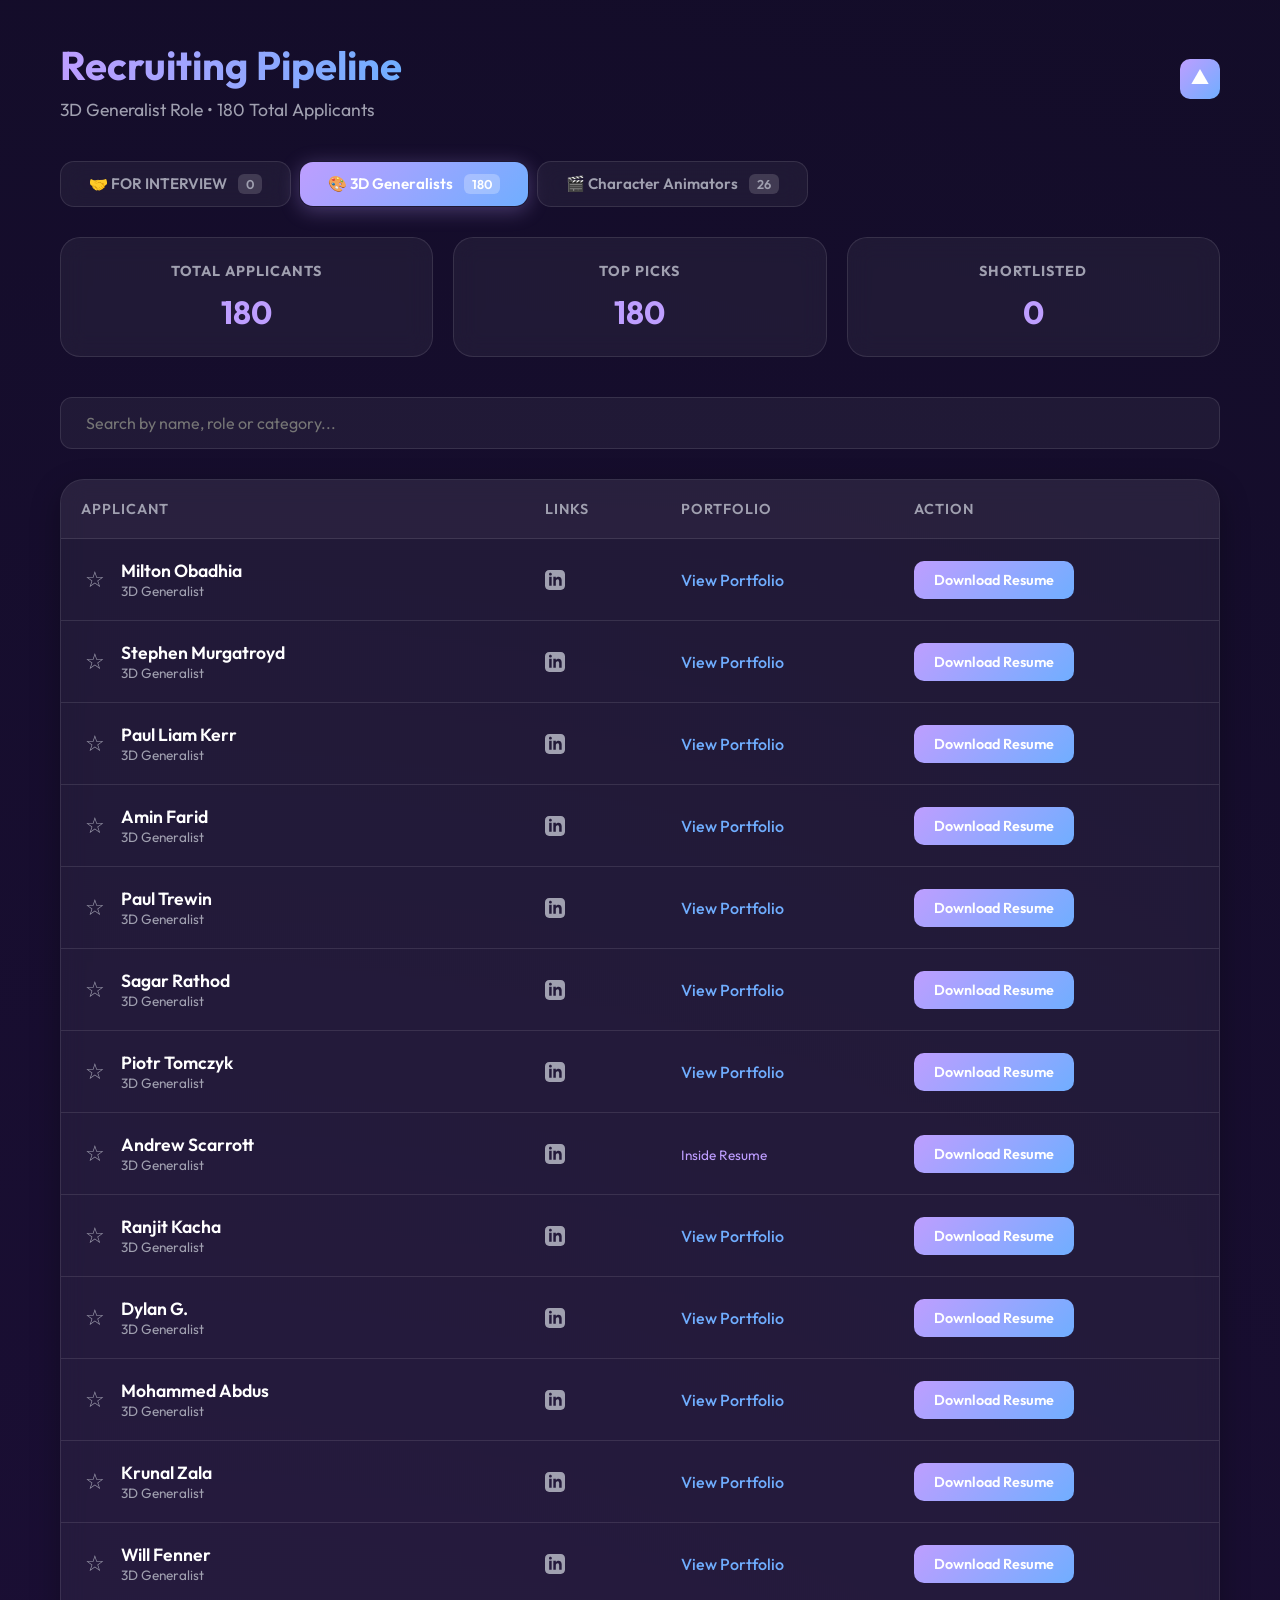
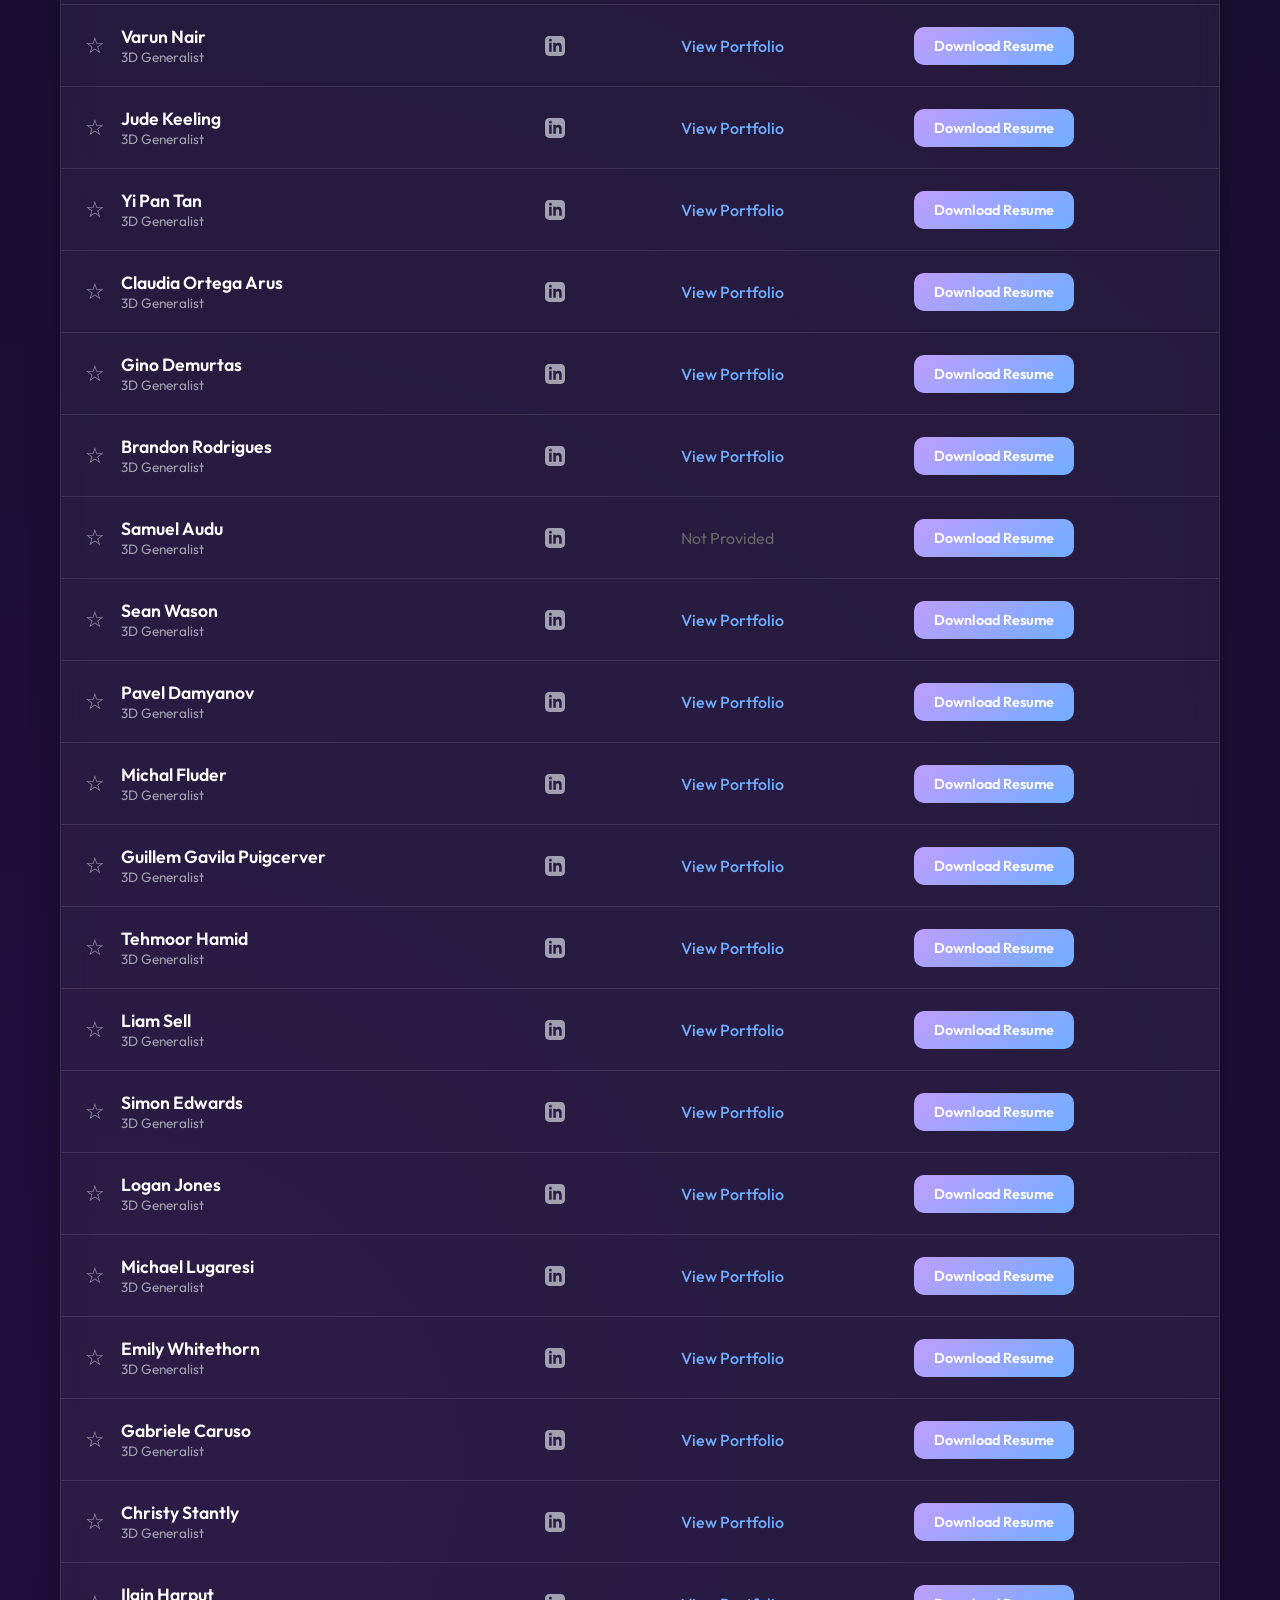
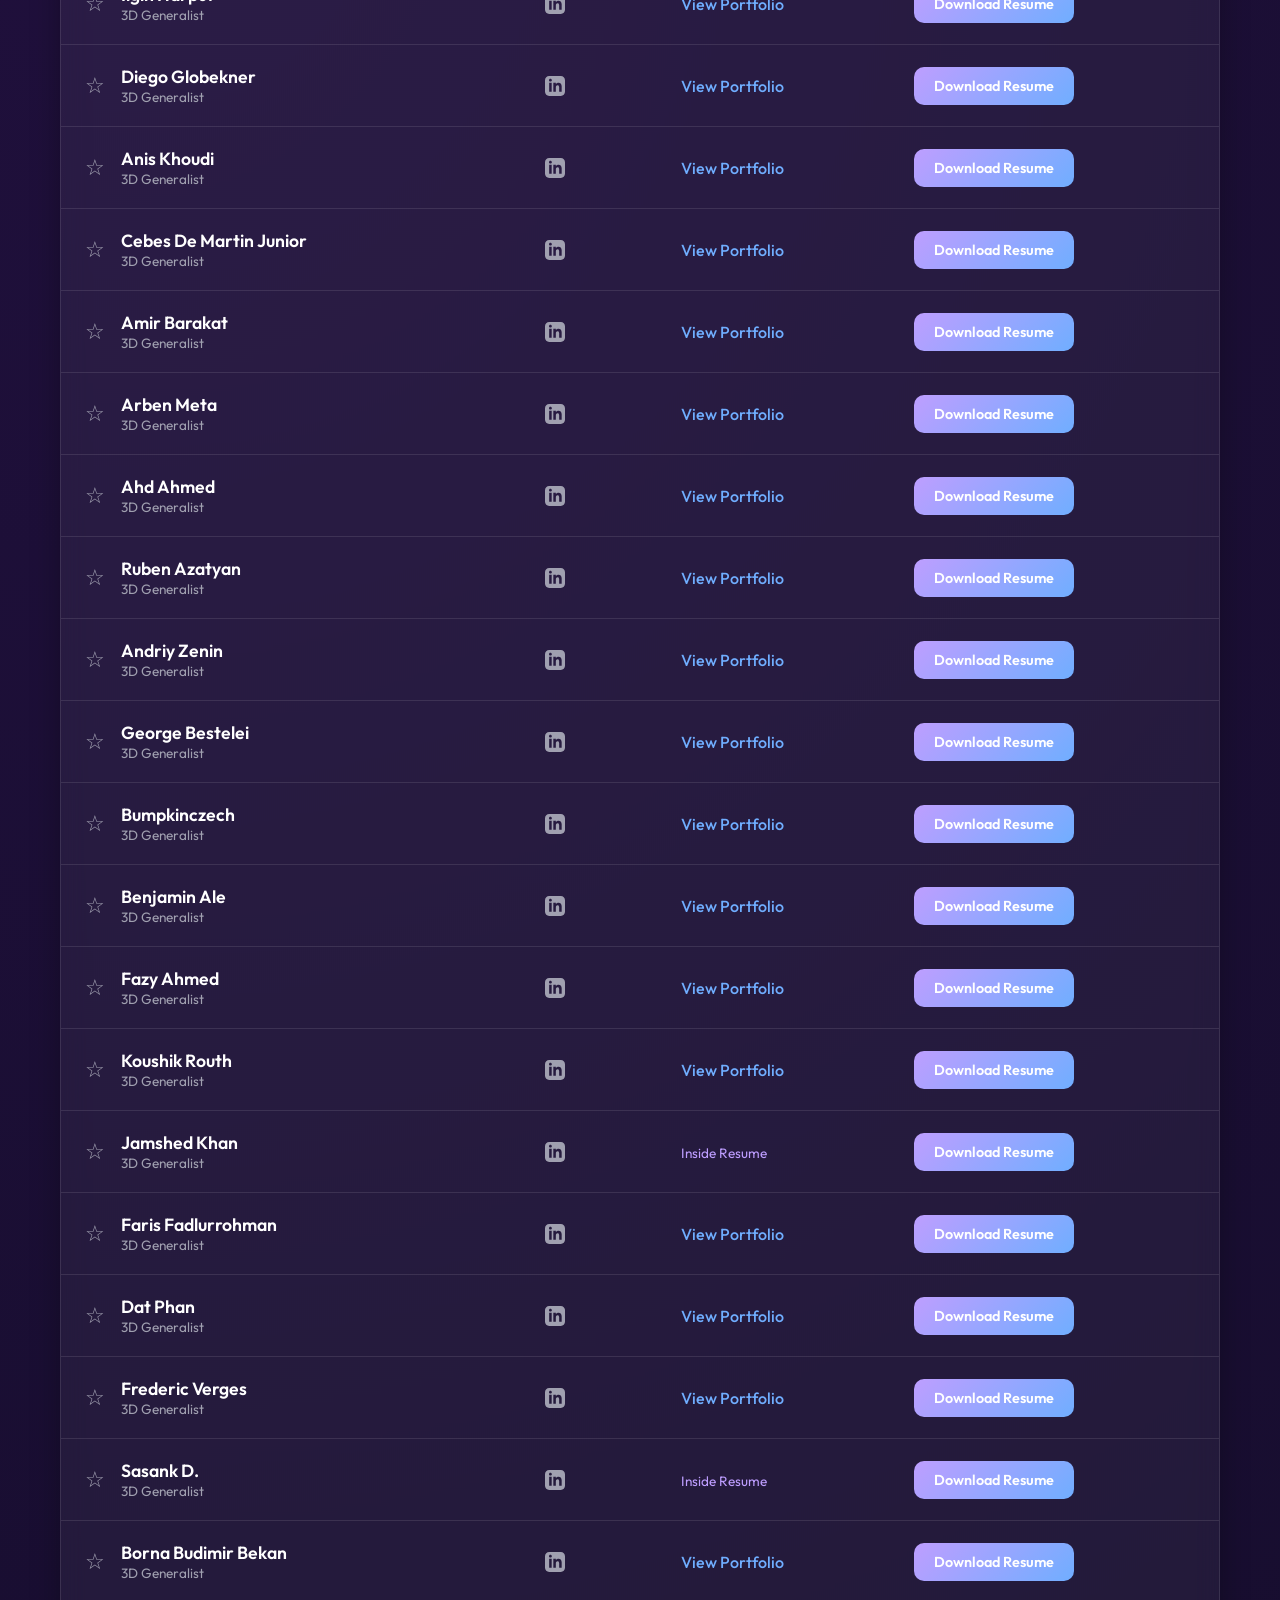
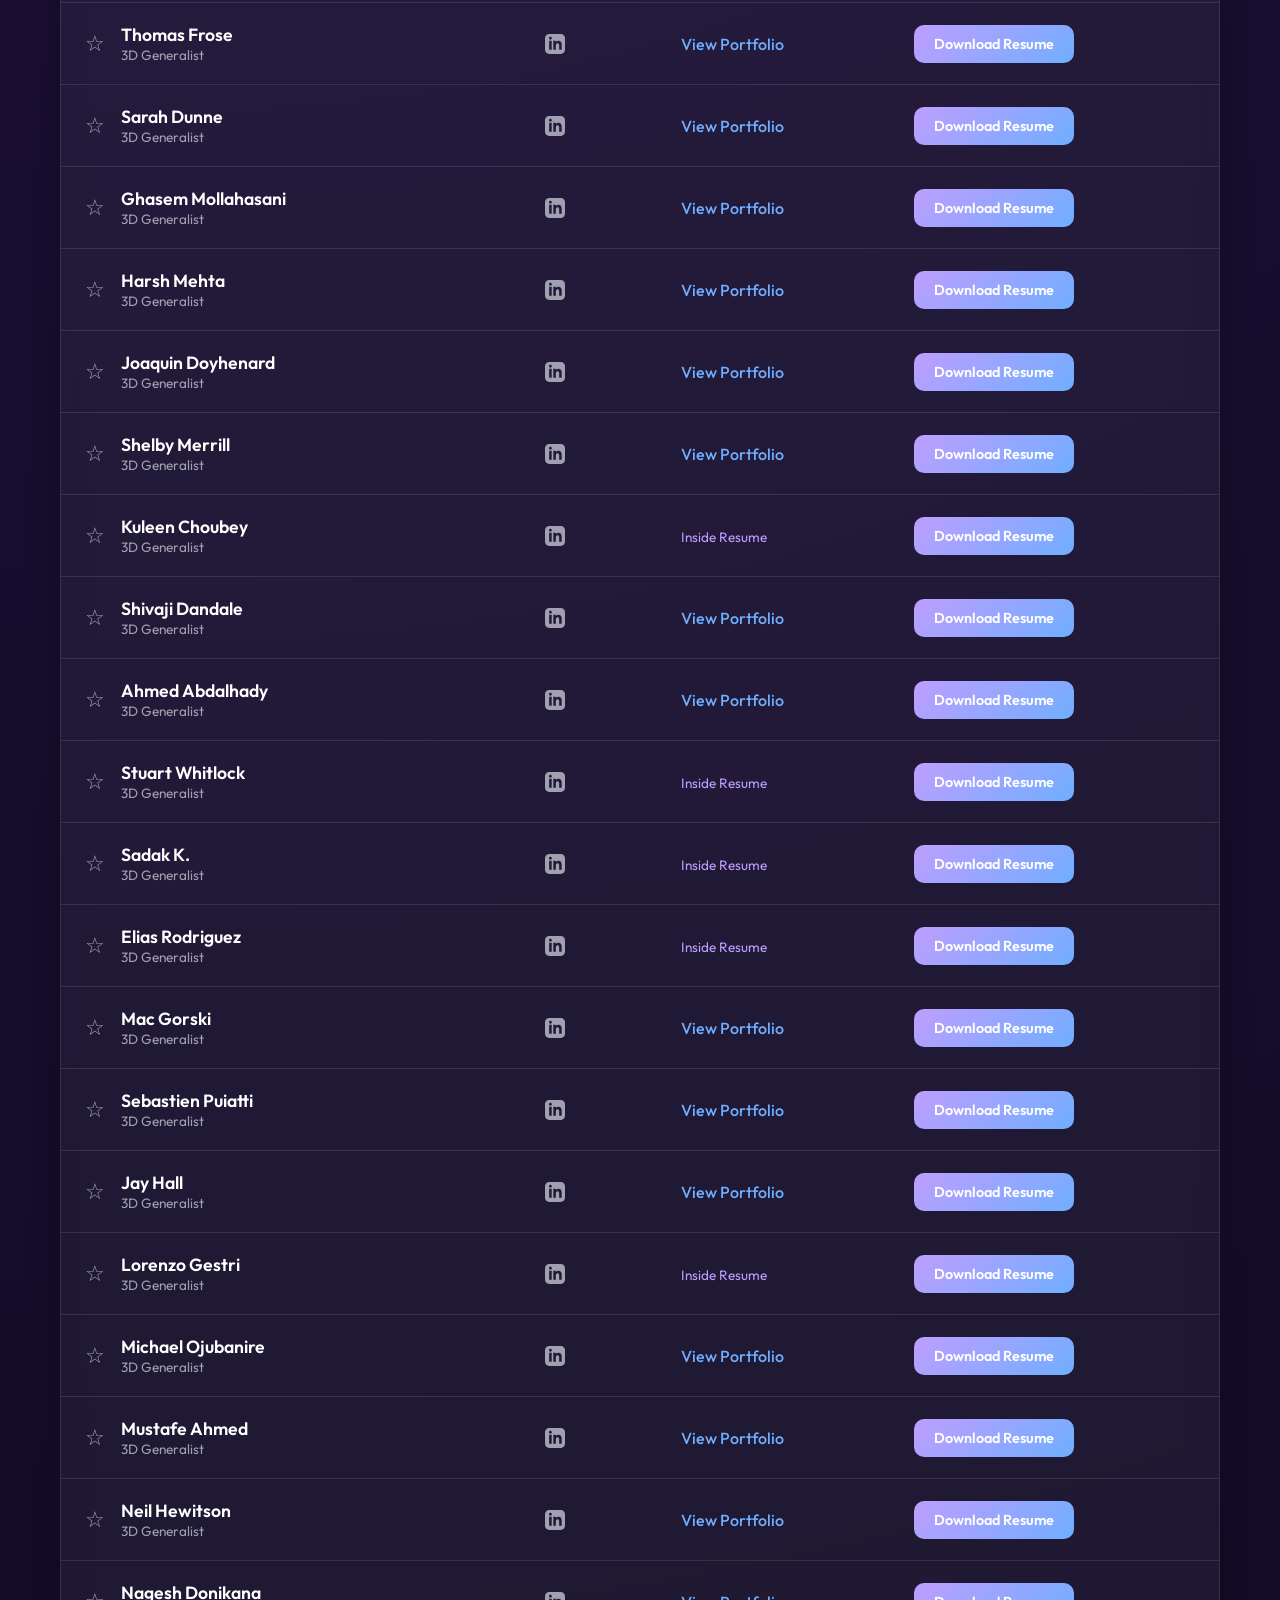
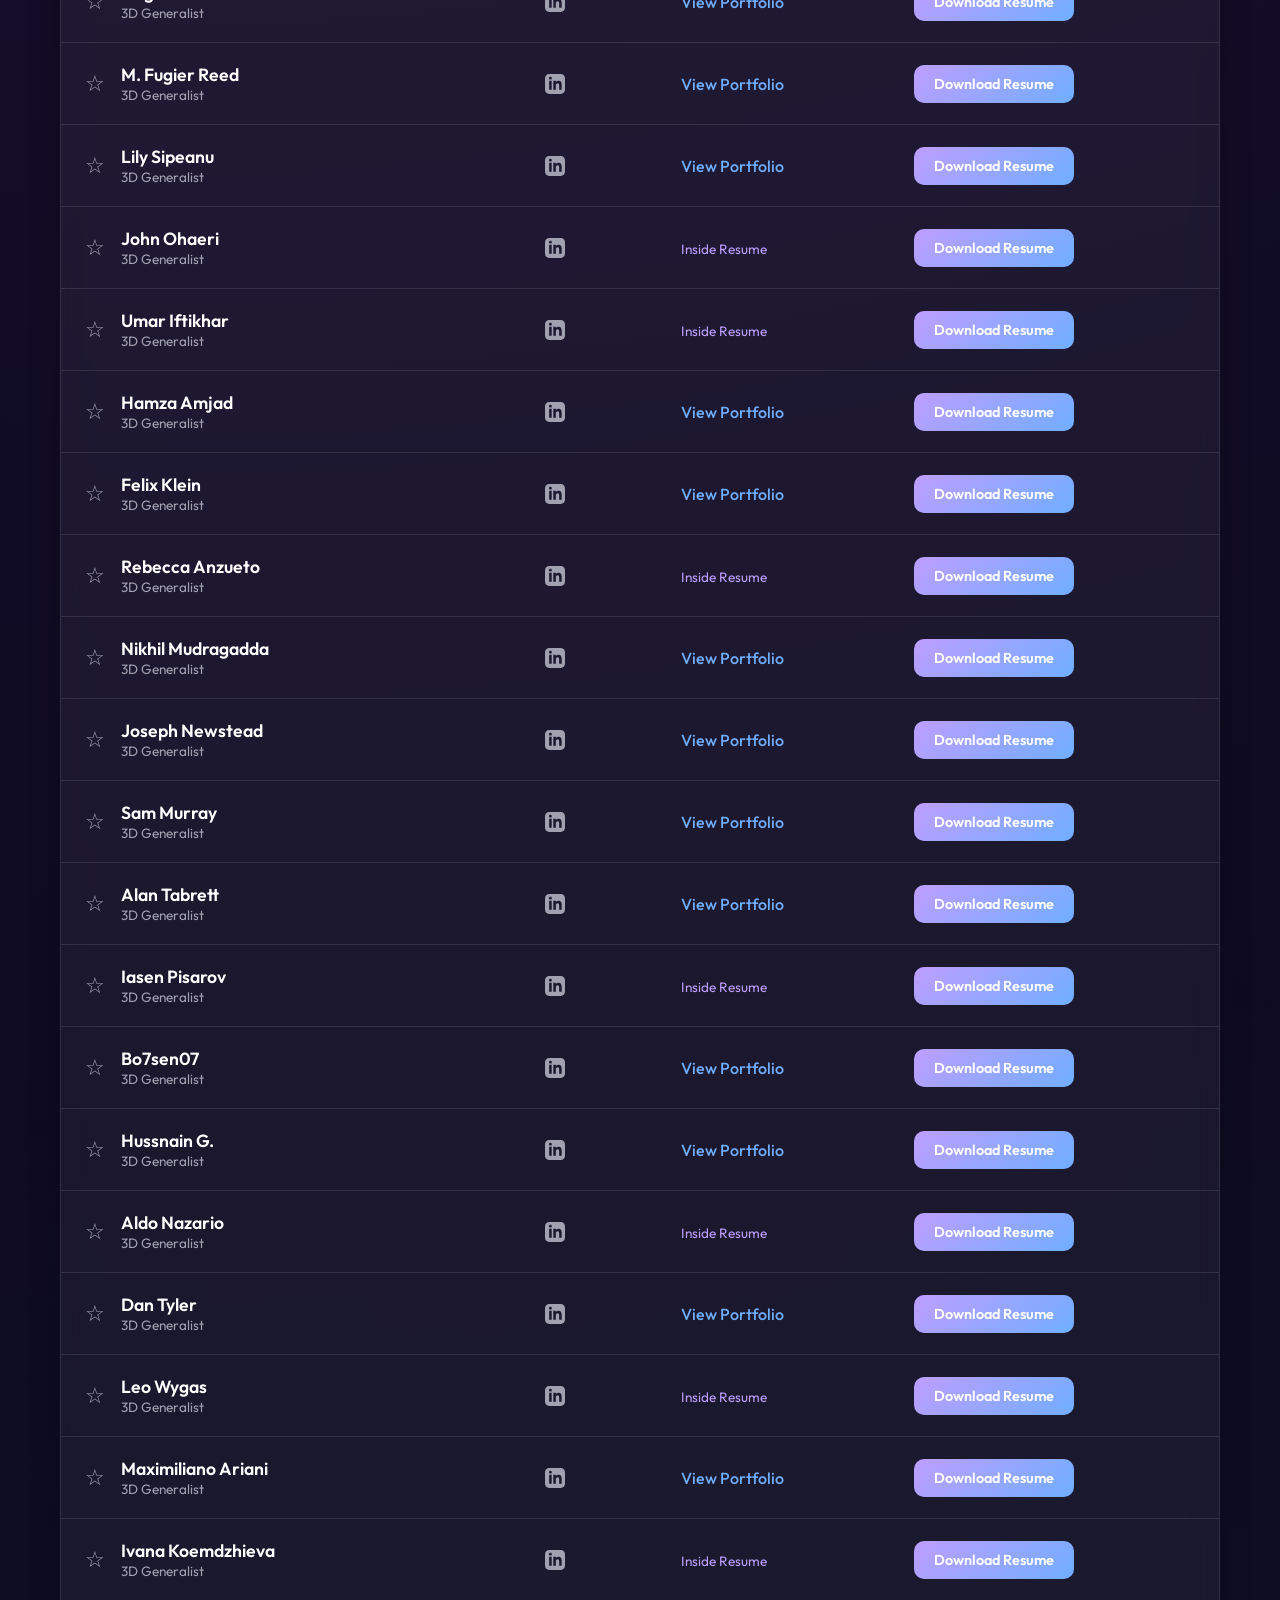
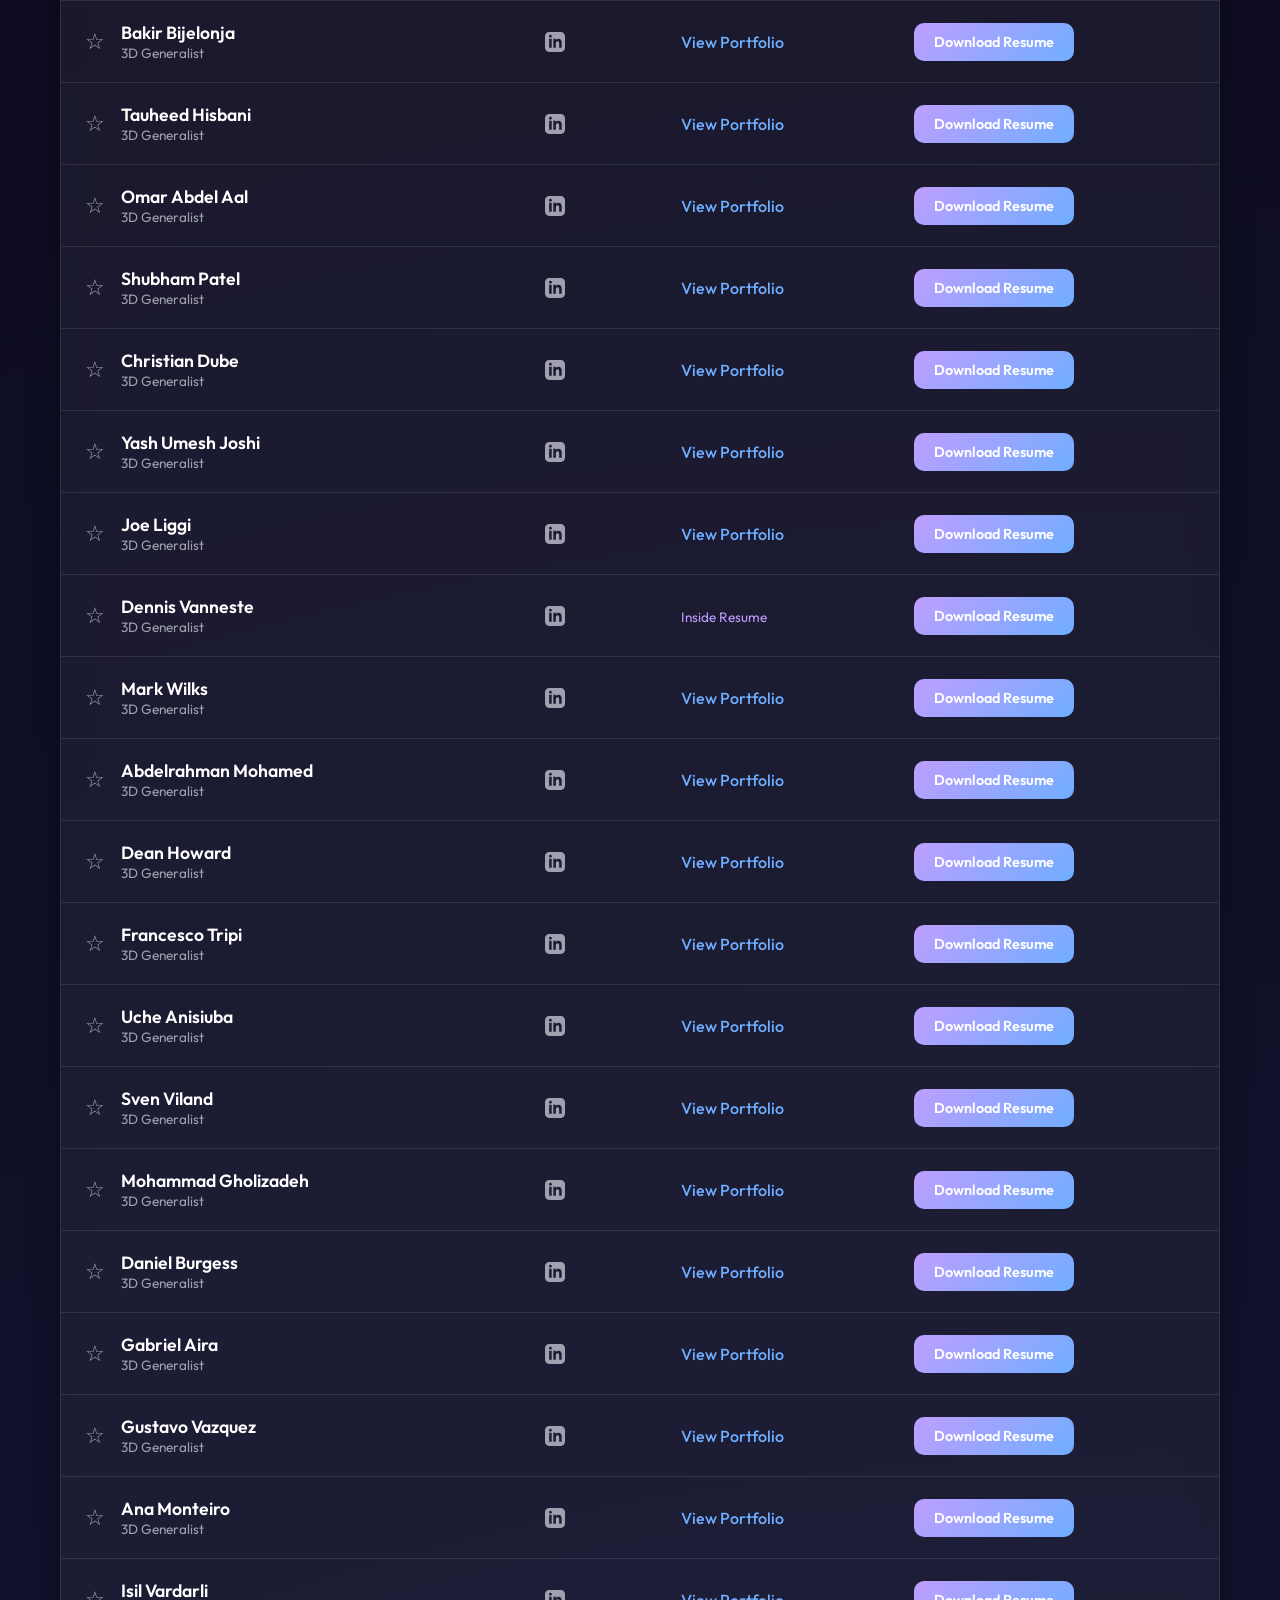
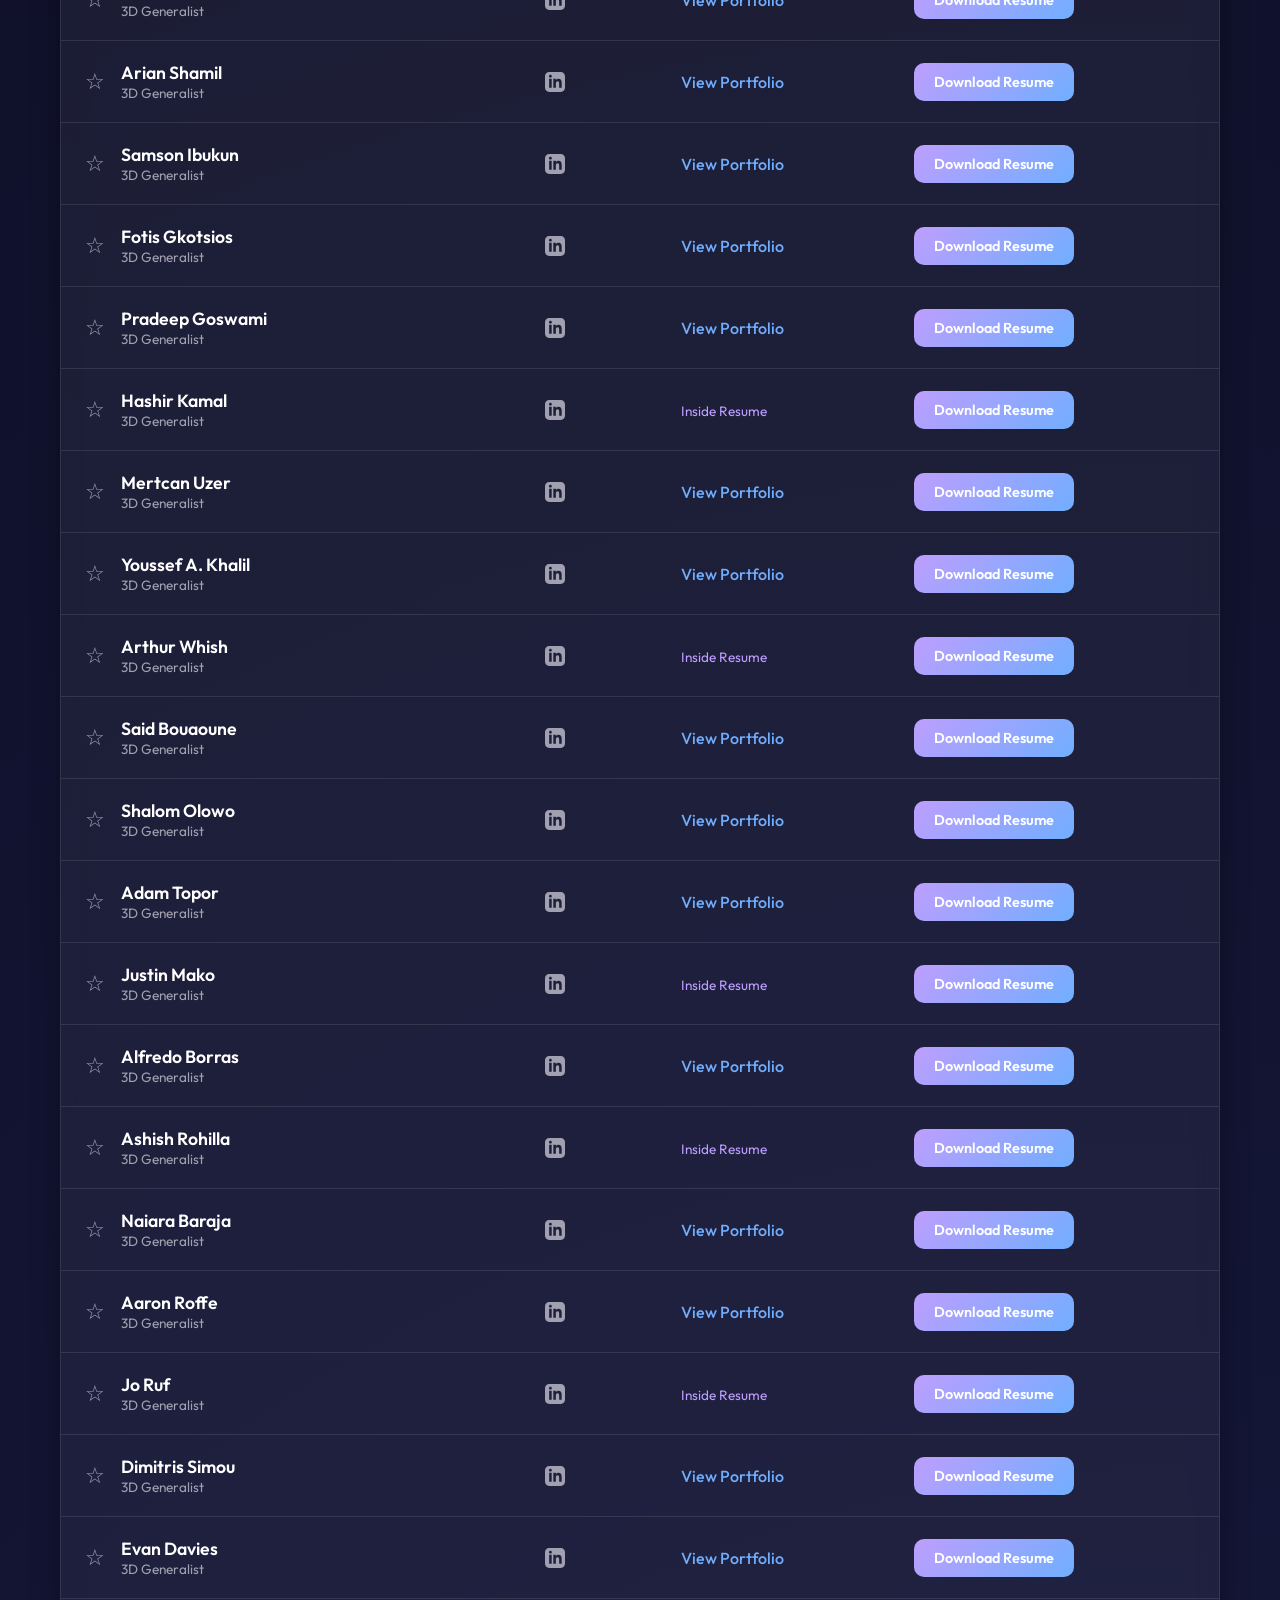
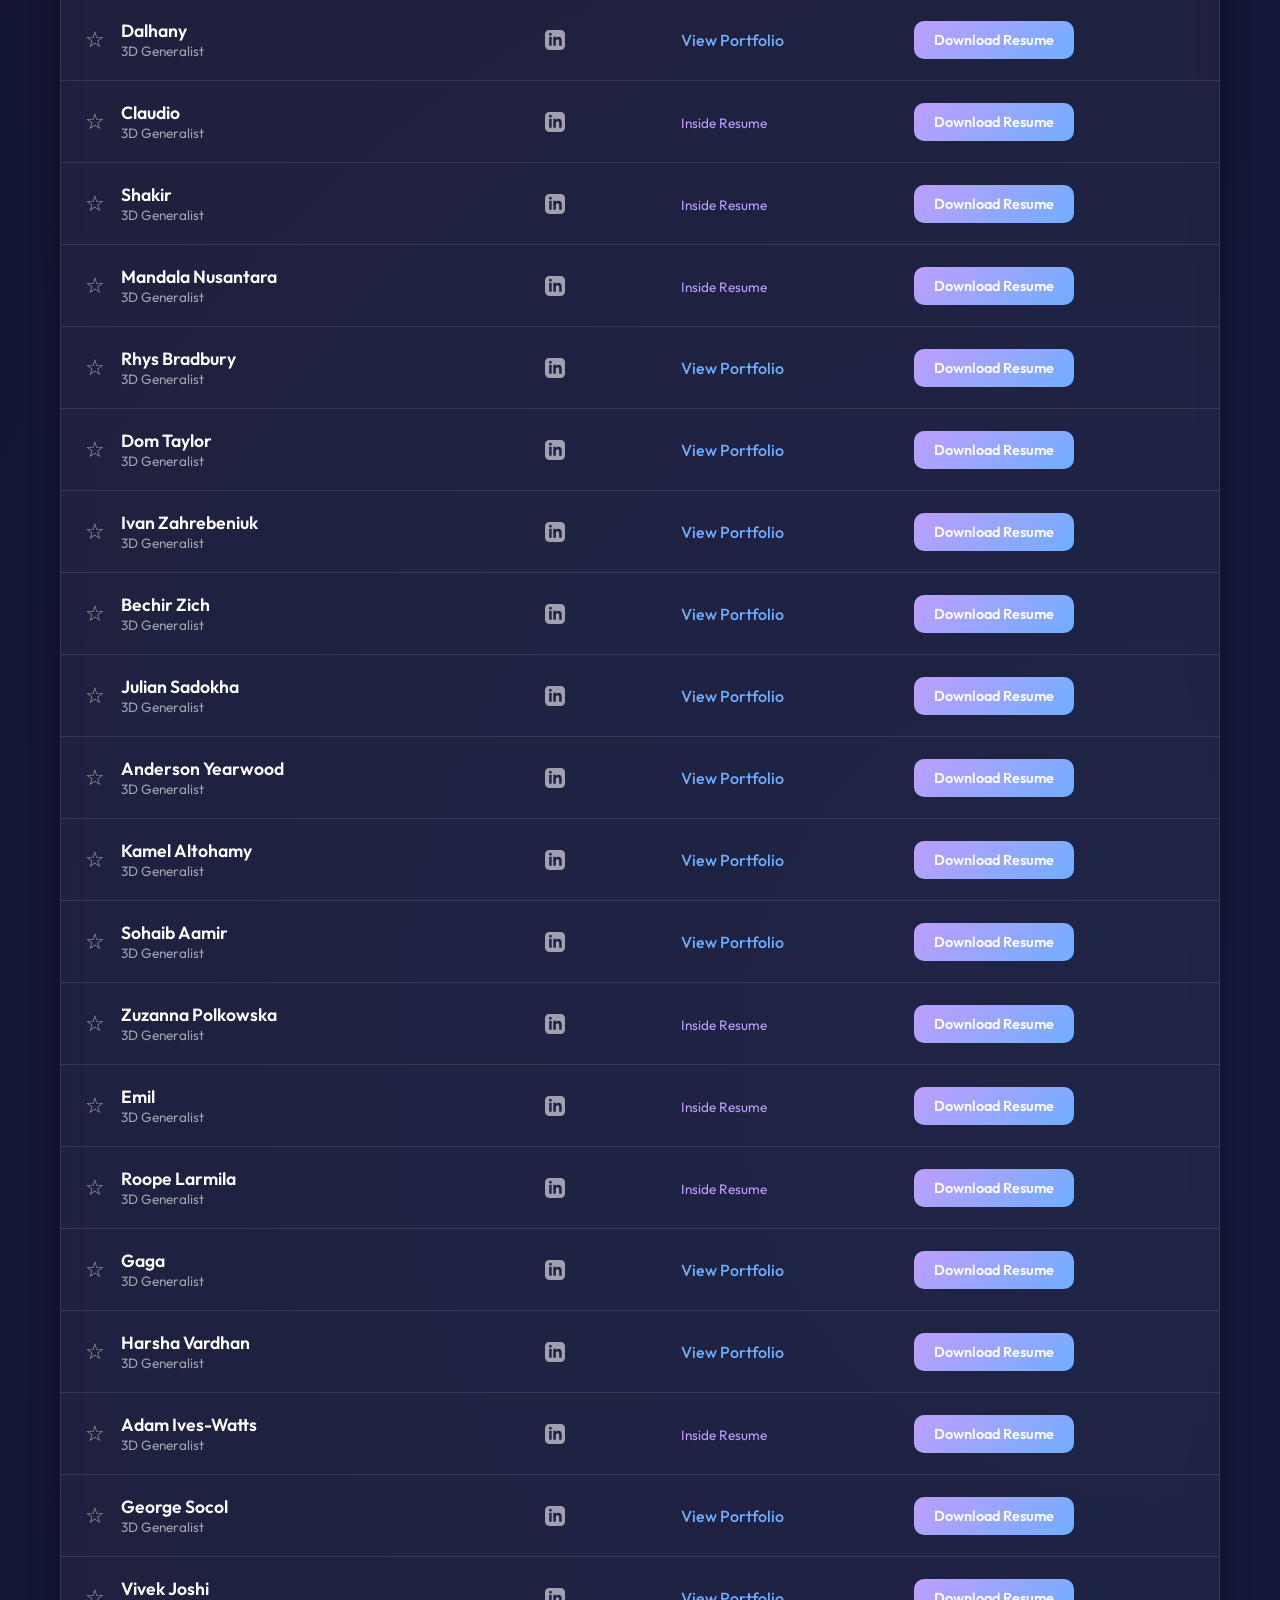
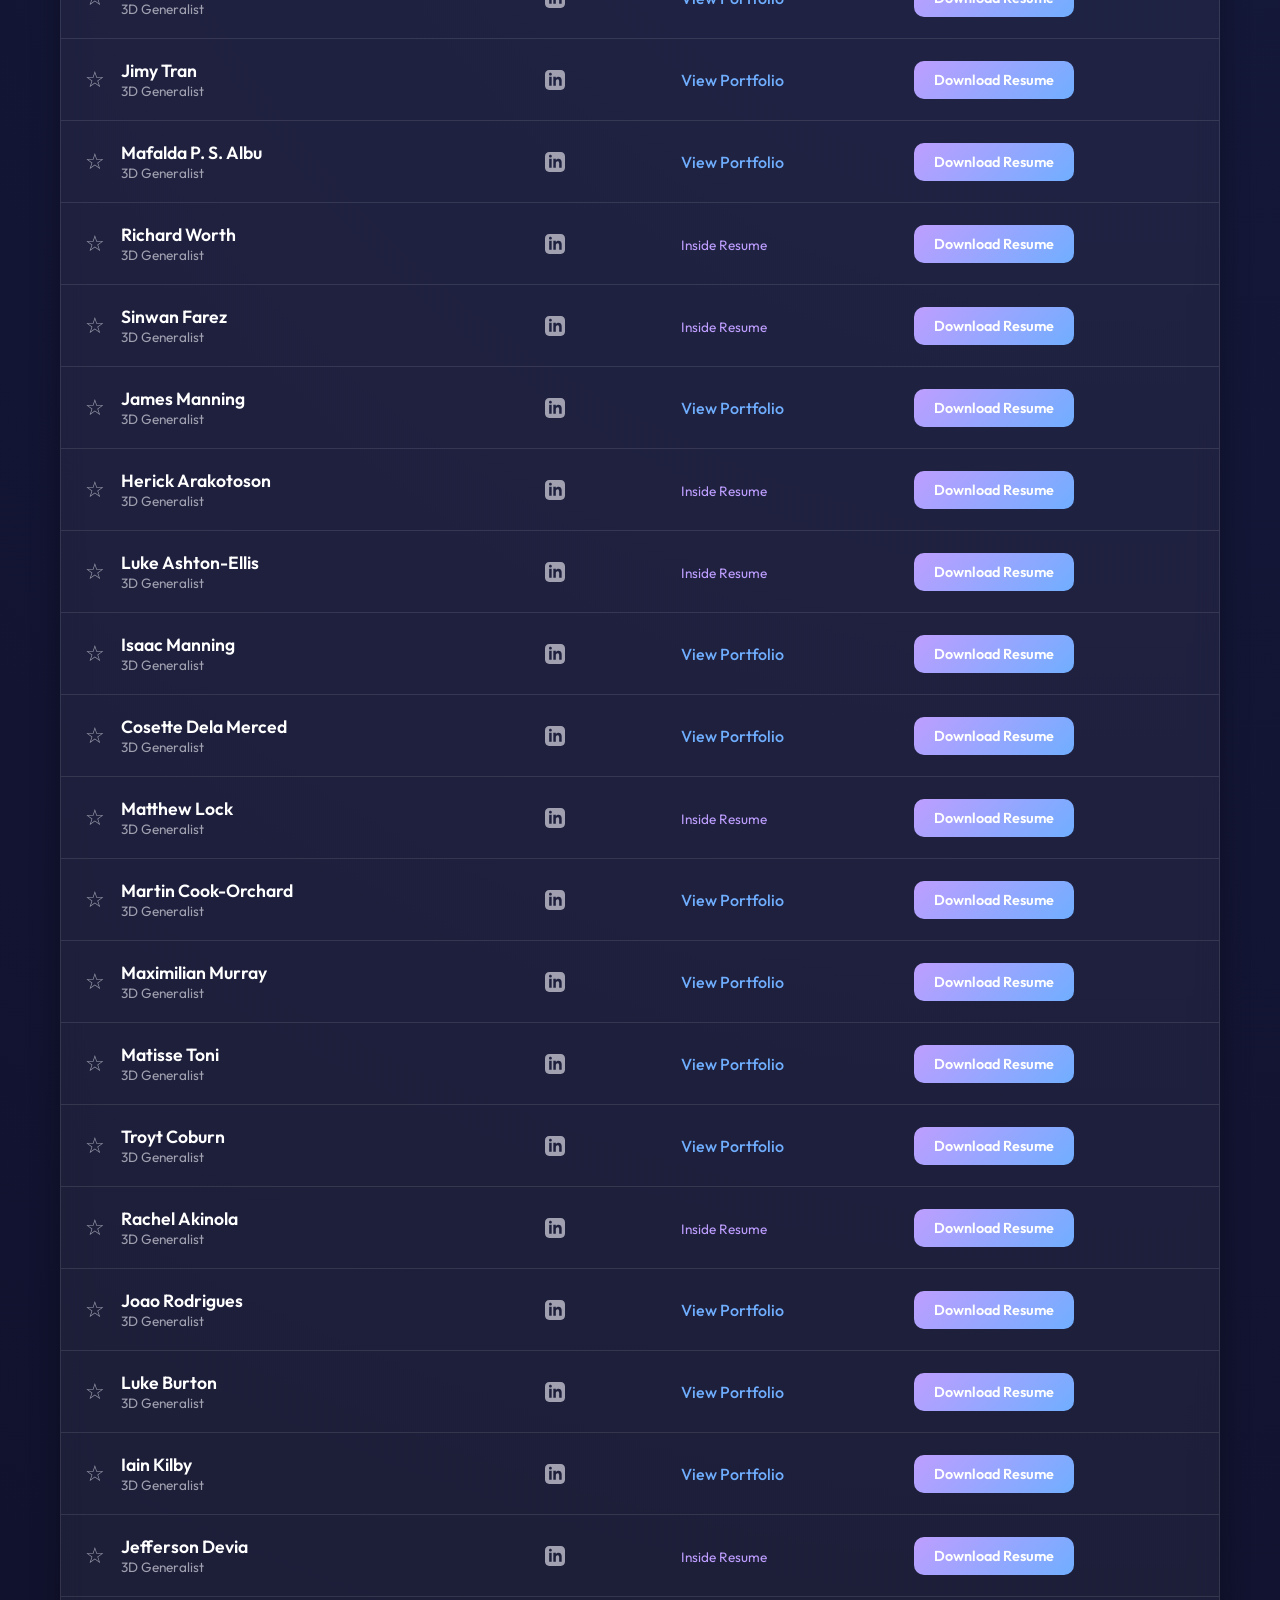
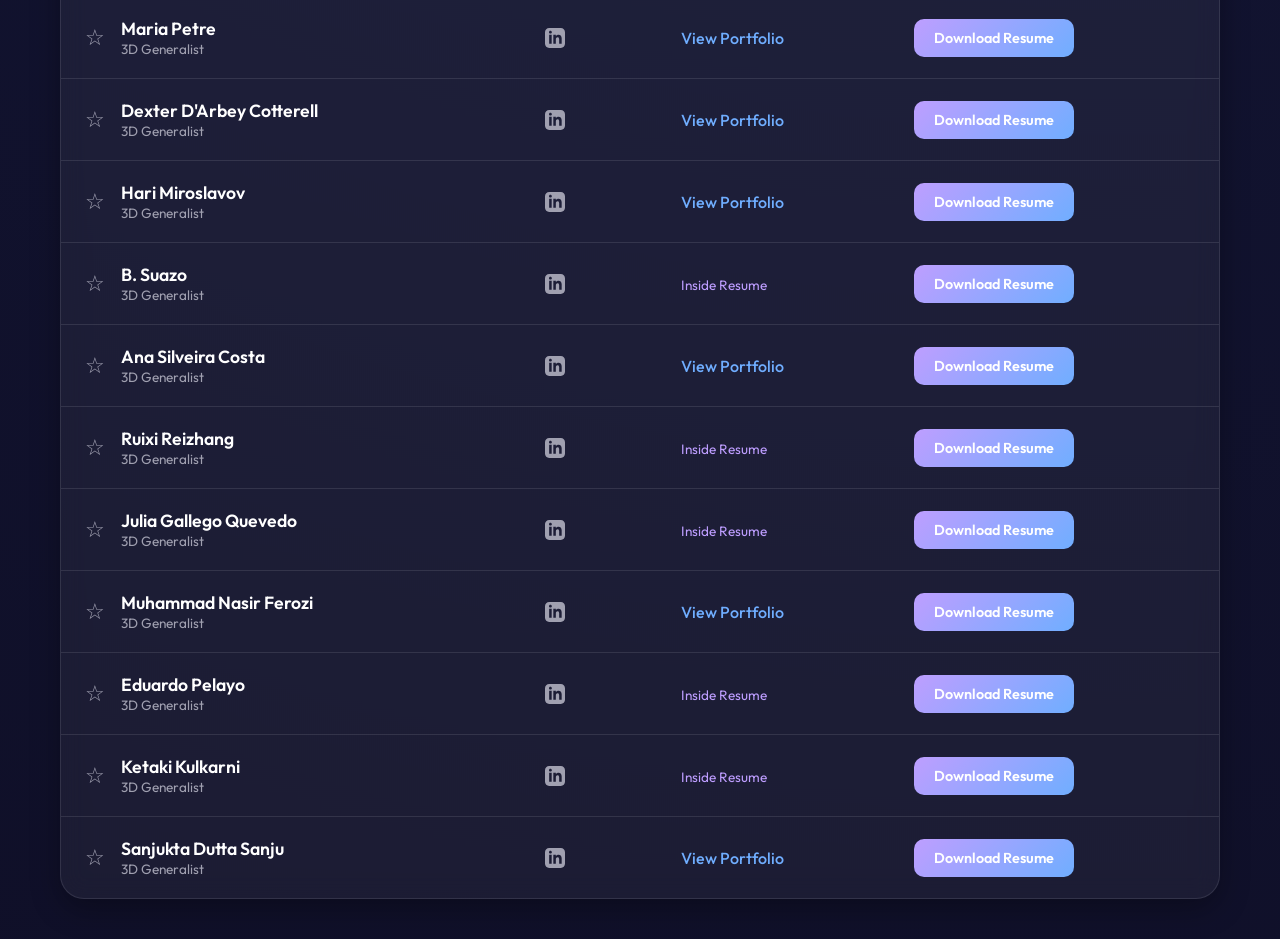
<file: index.html>
<!DOCTYPE html>
<html lang="en">

<head>
    <meta charset="UTF-8">
    <meta name="viewport" content="width=device-width, initial-scale=1.0">
    <title>Recruiting Dashboard | Celestial Space</title>
    <link rel="preconnect" href="https://fonts.googleapis.com">
    <link rel="preconnect" href="https://fonts.gstatic.com" crossorigin>
    <link href="https://fonts.googleapis.com/css2?family=Outfit:wght@300;400;600;700&display=swap" rel="stylesheet">
    <style>
        :root {
            --bg-color: #0d0b1f;
            --glass-bg: rgba(255, 255, 255, 0.05);
            --glass-border: rgba(255, 255, 255, 0.1);
            --accent-purple: #be9eff;
            --accent-blue: #70aeff;
            --accent-orange: #ffb86c;
            --accent-teal: #4fd1c5;
            --text-primary: #ffffff;
            --text-secondary: #a0a0b0;
            --status-top: #34d399;
            --status-not: #f87171;
            --card-glow: 0 8px 32px 0 rgba(138, 43, 226, 0.2);
        }

        * {
            margin: 0;
            padding: 0;
            box-sizing: border-box;
            font-family: 'Outfit', sans-serif;
        }

        body {
            background-color: var(--bg-color);
            color: var(--text-primary);
            min-height: 100vh;
            overflow-x: hidden;
            background-image:
                radial-gradient(circle at 10% 20%, rgba(138, 43, 226, 0.15) 0%, transparent 40%),
                radial-gradient(circle at 90% 80%, rgba(65, 105, 225, 0.15) 0%, transparent 40%);
        }

        .container {
            max-width: 1200px;
            margin: 0 auto;
            padding: 40px 20px;
        }

        header {
            margin-bottom: 40px;
            display: flex;
            justify-content: space-between;
            align-items: center;
        }

        .title-group h1 {
            font-size: 2.5rem;
            font-weight: 700;
            background: linear-gradient(to right, var(--accent-purple), var(--accent-blue));
            -webkit-background-clip: text;
            -webkit-text-fill-color: transparent;
            margin-bottom: 8px;
        }

        .title-group p {
            color: var(--text-secondary);
            font-size: 1.1rem;
        }

        /* Tab Navigation */
        .tab-nav {
            display: flex;
            gap: 8px;
            margin-bottom: 30px;
        }

        .tab-btn {
            padding: 12px 28px;
            border-radius: 14px;
            border: 1px solid var(--glass-border);
            background: var(--glass-bg);
            color: var(--text-secondary);
            font-size: 0.95rem;
            font-weight: 600;
            font-family: 'Outfit', sans-serif;
            cursor: pointer;
            transition: all 0.3s ease;
            backdrop-filter: blur(12px);
            position: relative;
            overflow: hidden;
        }

        .tab-btn::before {
            content: '';
            position: absolute;
            top: 0;
            left: 0;
            right: 0;
            bottom: 0;
            background: linear-gradient(135deg, var(--accent-purple), var(--accent-blue));
            opacity: 0;
            transition: opacity 0.3s ease;
            z-index: 0;
        }

        .tab-btn span {
            position: relative;
            z-index: 1;
        }

        .tab-btn:hover {
            border-color: var(--accent-purple);
            color: var(--text-primary);
            transform: translateY(-2px);
        }

        .tab-btn.active {
            border-color: transparent;
            color: white;
            box-shadow: 0 4px 20px rgba(190, 158, 255, 0.3);
        }

        .tab-btn.active::before {
            opacity: 1;
        }

        .tab-count {
            display: inline-block;
            background: rgba(255, 255, 255, 0.15);
            padding: 2px 8px;
            border-radius: 6px;
            font-size: 0.8rem;
            margin-left: 8px;
        }

        .tab-btn.active .tab-count {
            background: rgba(255, 255, 255, 0.25);
        }

        .stats-grid {
            display: grid;
            grid-template-columns: repeat(auto-fit, minmax(200px, 1fr));
            gap: 20px;
            margin-bottom: 40px;
        }

        .stat-card {
            background: var(--glass-bg);
            border: 1px solid var(--glass-border);
            backdrop-filter: blur(12px);
            padding: 24px;
            border-radius: 20px;
            text-align: center;
            transition: transform 0.3s ease, box-shadow 0.3s ease;
        }

        .stat-card:hover {
            transform: translateY(-5px);
            box-shadow: var(--card-glow);
        }

        .stat-card h3 {
            font-size: 0.9rem;
            color: var(--text-secondary);
            text-transform: uppercase;
            letter-spacing: 1px;
            margin-bottom: 12px;
        }

        .stat-card .value {
            font-size: 2rem;
            font-weight: 700;
            color: var(--accent-purple);
        }

        .search-filters {
            display: flex;
            gap: 15px;
            margin-bottom: 30px;
        }

        .search-bar {
            flex-grow: 1;
            background: var(--glass-bg);
            border: 1px solid var(--glass-border);
            padding: 15px 25px;
            border-radius: 12px;
            color: white;
            font-size: 1rem;
            outline: none;
            transition: border-color 0.3s ease;
        }

        .search-bar:focus {
            border-color: var(--accent-purple);
        }

        .table-container {
            background: var(--glass-bg);
            border: 1px solid var(--glass-border);
            backdrop-filter: blur(12px);
            border-radius: 24px;
            overflow: hidden;
            box-shadow: 0 10px 30px rgba(0, 0, 0, 0.3);
        }

        table {
            width: 100%;
            border-collapse: collapse;
            text-align: left;
        }

        thead {
            background: rgba(255, 255, 255, 0.03);
            border-bottom: 1px solid var(--glass-border);
        }

        th {
            padding: 20px;
            font-weight: 600;
            color: var(--text-secondary);
            font-size: 0.9rem;
            text-transform: uppercase;
            letter-spacing: 1px;
        }

        td {
            padding: 20px;
            border-bottom: 1px solid var(--glass-border);
            vertical-align: middle;
        }

        tr:last-child td {
            border-bottom: none;
        }

        tr:hover {
            background: rgba(255, 255, 255, 0.02);
        }

        .applicant-name {
            font-weight: 600;
            font-size: 1.1rem;
        }

        .status-badge {
            padding: 6px 12px;
            border-radius: 8px;
            font-size: 0.85rem;
            font-weight: 600;
        }

        .status-top {
            background: rgba(52, 211, 153, 0.1);
            color: var(--status-top);
            border: 1px solid rgba(52, 211, 153, 0.2);
        }

        .status-not {
            background: rgba(248, 113, 113, 0.1);
            color: var(--status-not);
            border: 1px solid rgba(248, 113, 113, 0.2);
        }

        .action-links {
            display: flex;
            gap: 15px;
            align-items: center;
        }

        .btn-icon {
            color: var(--text-secondary);
            text-decoration: none;
            transition: color 0.3s ease, transform 0.2s ease;
            font-size: 1.2rem;
            display: flex;
            align-items: center;
            justify-content: center;
        }

        .btn-icon:hover {
            color: var(--accent-blue);
            transform: scale(1.1);
        }

        .btn-resume {
            background: linear-gradient(135deg, var(--accent-purple), var(--accent-blue));
            color: white;
            border: none;
            padding: 10px 20px;
            border-radius: 10px;
            font-weight: 600;
            cursor: pointer;
            text-decoration: none;
            font-size: 0.9rem;
            transition: opacity 0.3s ease, transform 0.2s ease;
            display: inline-block;
        }

        .btn-resume:hover {
            opacity: 0.9;
            transform: translateY(-2px);
        }

        .btn-resume.disabled {
            background: #444;
            cursor: not-allowed;
            opacity: 0.5;
        }

        .btn-shortlist {
            background: transparent;
            border: none;
            color: var(--text-secondary);
            padding: 4px;
            font-size: 1.4rem;
            cursor: pointer;
            transition: all 0.3s ease;
            display: flex;
            align-items: center;
            justify-content: center;
            line-height: 1;
        }

        .btn-shortlist:hover {
            border-color: var(--accent-teal);
            color: white;
        }

        .btn-shortlist.active {
            background: rgba(79, 209, 197, 0.2);
            border-color: var(--accent-teal);
            color: var(--accent-teal);
        }

        .portfolio-link {
            color: var(--accent-blue);
            text-decoration: none;
            font-weight: 500;
        }

        .portfolio-link:hover {
            text-decoration: underline;
        }

        @keyframes fadeIn {
            from {
                opacity: 0;
                transform: translateY(20px);
            }

            to {
                opacity: 1;
                transform: translateY(0);
            }
        }

        .table-container {
            animation: fadeIn 0.8s ease-out forwards;
        }

        /* Responsive */
        @media (max-width: 768px) {
            .stats-grid {
                grid-template-columns: 1fr;
            }

            .search-filters {
                flex-direction: column;
            }

            .tab-nav {
                flex-direction: column;
            }

            th:nth-child(3),
            td:nth-child(3),
            th:nth-child(4),
            td:nth-child(4) {
                display: none;
            }
        }
    </style>
</head>

<body>
    <div class="container">
        <header>
            <div class="title-group">
                <h1>Recruiting Pipeline</h1>
                <p id="subtitleText">3D Generalist Role • 146 Total Applicants</p>
            </div>
            <div class="logo">
                <svg width="40" height="40" viewBox="0 0 40 40" fill="none" xmlns="http://www.w3.org/2000/svg">
                    <rect width="40" height="40" rx="10" fill="url(#paint0_linear)" />
                    <path d="M20 10L28.6603 25H11.3397L20 10Z" fill="white" />
                    <defs>
                        <linearGradient id="paint0_linear" x1="0" y1="0" x2="40" y2="40" gradientUnits="userSpaceOnUse">
                            <stop stop-color="#be9eff" />
                            <stop offset="1" stop-color="#70aeff" />
                        </linearGradient>
                    </defs>
                </svg>
            </div>
        </header>

        <div class="tab-nav" id="tabNav">
            <button class="tab-btn" data-tab="for-interview" onclick="switchTab('for-interview')">
                <span>🤝 FOR INTERVIEW <span class="tab-count" id="tabShortlistCount">0</span></span>
            </button>
            <button class="tab-btn active" data-tab="3d-generalist" onclick="switchTab('3d-generalist')">
                <span>🎨 3D Generalists <span class="tab-count" id="tab3dCount">0</span></span>
            </button>
            <button class="tab-btn" data-tab="character-animator" onclick="switchTab('character-animator')">
                <span>🎬 Character Animators <span class="tab-count" id="tabAnimatorCount">0</span></span>
            </button>
        </div>

        <div class="stats-grid">
            <div class="stat-card">
                <h3>Total Applicants</h3>
                <div class="value" id="statTotal">0</div>
            </div>
            <div class="stat-card">
                <h3>Top Picks</h3>
                <div class="value" id="statTopPicks">0</div>
            </div>
            <div class="stat-card">
                <h3>Shortlisted</h3>
                <div class="value" id="statInterviewing">0</div>
            </div>
        </div>

        <div class="search-filters">
            <input type="text" class="search-bar" id="searchInput" placeholder="Search by name, role or category...">
        </div>

        <div class="table-container">
            <table id="applicantsTable">
                <thead>
                    <tr>
                        <th>Applicant</th>
                        <th>Links</th>
                        <th>Portfolio</th>
                        <th>Action</th>
                    </tr>
                </thead>
                <tbody id="tableBody">
                    <!-- Data will be injected here -->
                </tbody>
            </table>
        </div>
    </div>

    <script>
        let allData = {
            '3d-generalist': [],
            'character-animator': []
        };
        let currentTab = '3d-generalist';

        const tabConfig = {
            '3d-generalist': {
                file: 'applicants.json',
                role: '3D Generalist',
                subtitle: (count) => `3D Generalist Role • ${count} Total Applicants`
            },
            'character-animator': {
                file: 'character_animators.json',
                role: 'Character Animator',
                subtitle: (count) => `Character Animator Role • ${count} Applicants`
            },
            'for-interview': {
                role: 'Shortlisted Candidate',
                subtitle: (count) => `Interview Pipeline • ${count} Shortlisted Candidates`
            }
        };

        function getShortlisted() {
            const stored = localStorage.getItem('shortlisted_applicants');
            return stored ? JSON.parse(stored) : [];
        }

        function toggleShortlist(applicantName) {
            let shortlisted = getShortlisted();
            if (shortlisted.includes(applicantName)) {
                shortlisted = shortlisted.filter(n => n !== applicantName);
            } else {
                shortlisted.push(applicantName);
            }
            localStorage.setItem('shortlisted_applicants', JSON.stringify(shortlisted));
            
            // Re-render based on current tab and search
            updateDisplay();
        }

        function updateTabCounts() {
            const shortlistedNames = getShortlisted();
            const allApplicants = [...allData['3d-generalist'], ...allData['character-animator']];
            const shortlistedList = allApplicants.filter(a => shortlistedNames.includes(a.name));
            
            document.getElementById('tab3dCount').textContent = allData['3d-generalist'].length;
            document.getElementById('tabAnimatorCount').textContent = allData['character-animator'].length;
            document.getElementById('tabShortlistCount').textContent = shortlistedNames.length;
            
            document.getElementById('statInterviewing').textContent = shortlistedNames.length;
        }

        function renderTable(data) {
            const tableBody = document.getElementById('tableBody');
            tableBody.innerHTML = '';

            const total = data.length;
            // Count top picks within the filtered data
            const topPicks = data.filter(a => a.fit_category === 'Top fit').length;
            const other = data.filter(a => a.fit_category !== 'Top fit').length;

            document.getElementById('statTotal').textContent = total;
            document.getElementById('statTopPicks').textContent = topPicks;

            const config = tabConfig[currentTab];
            document.getElementById('subtitleText').textContent = config.subtitle(total);

            if (data.length === 0) {
                tableBody.innerHTML = `<tr><td colspan="4" style="text-align:center; padding:40px; color:var(--text-secondary)">
                    ${currentTab === 'for-interview' ? 'No candidates shortlisted yet.' : 'No applicants found.'}
                </td></tr>`;
                return;
            }

            const shortlistedNames = getShortlisted();

            data.forEach(app => {
                const tr = document.createElement('tr');
                const isShortlisted = shortlistedNames.includes(app.name);

                let portfolio;
                if (app.portfolio_link && app.portfolio_link.startsWith('http')) {
                    portfolio = `<a href="${app.portfolio_link}" target="_blank" class="portfolio-link">View Portfolio</a>`;
                } else if (app.portfolio_link === 'Check Resume') {
                    portfolio = '<span style="color:var(--accent-purple); font-size: 0.85rem;">Inside Resume</span>';
                } else {
                    portfolio = '<span style="color:#666">Not Provided</span>';
                }

                let resumeBtn;
                if (app.resume_link && app.resume_link.startsWith('http')) {
                    resumeBtn = `<a href="${encodeURI(app.resume_link)}" target="_blank" class="btn-resume">Download Resume</a>`;
                } else {
                    resumeBtn = `<button class="btn-resume disabled">No Resume Link</button>`;
                }

                // Determine the correct role based on the data source if we are in the "for-interview" tab
                let displayRole = config.role;
                if (currentTab === 'for-interview') {
                    // Try to find which category they belong to
                    const isAnimator = allData['character-animator'].some(a => a.name === app.name);
                    displayRole = isAnimator ? 'Character Animator' : '3D Generalist';
                }

                tr.innerHTML = `
                    <td>
                        <div style="display: flex; align-items: center; gap: 12px;">
                            <button class="btn-shortlist ${isShortlisted ? 'active' : ''}" 
                                    onclick="toggleShortlist('${app.name.replace(/'/g, "\\'")}')"
                                    title="${isShortlisted ? 'Remove from Interview List' : 'Add to Interview List'}">
                                ${isShortlisted ? '★' : '☆'}
                            </button>
                            <div>
                                <div class="applicant-name">${app.name}</div>
                                <div style="font-size:0.85rem; color:var(--text-secondary)">${displayRole}</div>
                            </div>
                        </div>
                    </td>
                    <td>
                        <div class="action-links">
                            <a href="${app.linkedin_profile}" target="_blank" class="btn-icon" title="LinkedIn">
                                <svg width="20" height="20" viewBox="0 0 24 24" fill="currentColor"><path d="M19 0h-14c-2.761 0-5 2.239-5 5v14c0 2.761 2.239 5 5 5h14c2.762 0 5-2.239 5-5v-14c0-2.761-2.238-5-5-5zm-11 19h-3v-11h3v11zm-1.5-12.268c-.966 0-1.75-.79-1.75-1.764s.784-1.764 1.75-1.764 1.75.79 1.75 1.764-.783 1.764-1.75 1.764zm13.5 12.268h-3v-5.604c0-3.368-4-3.113-4 0v5.604h-3v-11h3v1.765c1.396-2.586 7-2.777 7 2.476v6.759z"/></svg>
                            </a>
                        </div>
                    </td>
                    <td>${portfolio}</td>
                    <td>${resumeBtn}</td>
                `;
                tableBody.appendChild(tr);
            });
        }

        function switchTab(tabId) {
            currentTab = tabId;

            // Update active tab button
            document.querySelectorAll('.tab-btn').forEach(btn => {
                btn.classList.toggle('active', btn.dataset.tab === tabId);
            });

            // Clear search
            document.getElementById('searchInput').value = '';

            // Update display
            updateDisplay();
        }

        function updateDisplay() {
            const term = document.getElementById('searchInput').value.toLowerCase();
            let data;
            
            if (currentTab === 'for-interview') {
                const shortlistedNames = getShortlisted();
                const allApplicants = [...allData['3d-generalist'], ...allData['character-animator']];
                // Use a Map to de-duplicate if necessary (shouldn't be, but safe)
                data = allApplicants.filter(a => shortlistedNames.includes(a.name));
            } else {
                data = allData[currentTab];
            }

            const filtered = data.filter(app =>
                app.name.toLowerCase().includes(term) ||
                (app.fit_category && app.fit_category.toLowerCase().includes(term))
            );
            
            renderTable(filtered);
            updateTabCounts();
        }

        async function loadAllData() {
            try {
                // Load both data sources in parallel
                const [generalistRes, animatorRes] = await Promise.all([
                    fetch('applicants.json?t=' + new Date().getTime()),
                    fetch('character_animators.json?t=' + new Date().getTime())
                ]);

                allData['3d-generalist'] = await generalistRes.json();
                allData['character-animator'] = await animatorRes.json();

                // Initial counts and display
                updateDisplay();

                // Search functionality
                document.getElementById('searchInput').addEventListener('input', updateDisplay);

            } catch (err) {
                console.error('Error loading data:', err);
                document.getElementById('tableBody').innerHTML = '<tr><td colspan="4" style="text-align:center; padding:40px;">Error loading applicant data. Please ensure JSON files are present.</td></tr>';
            }
        }

        loadAllData();
    </script>
</body>

</html>
</file>
